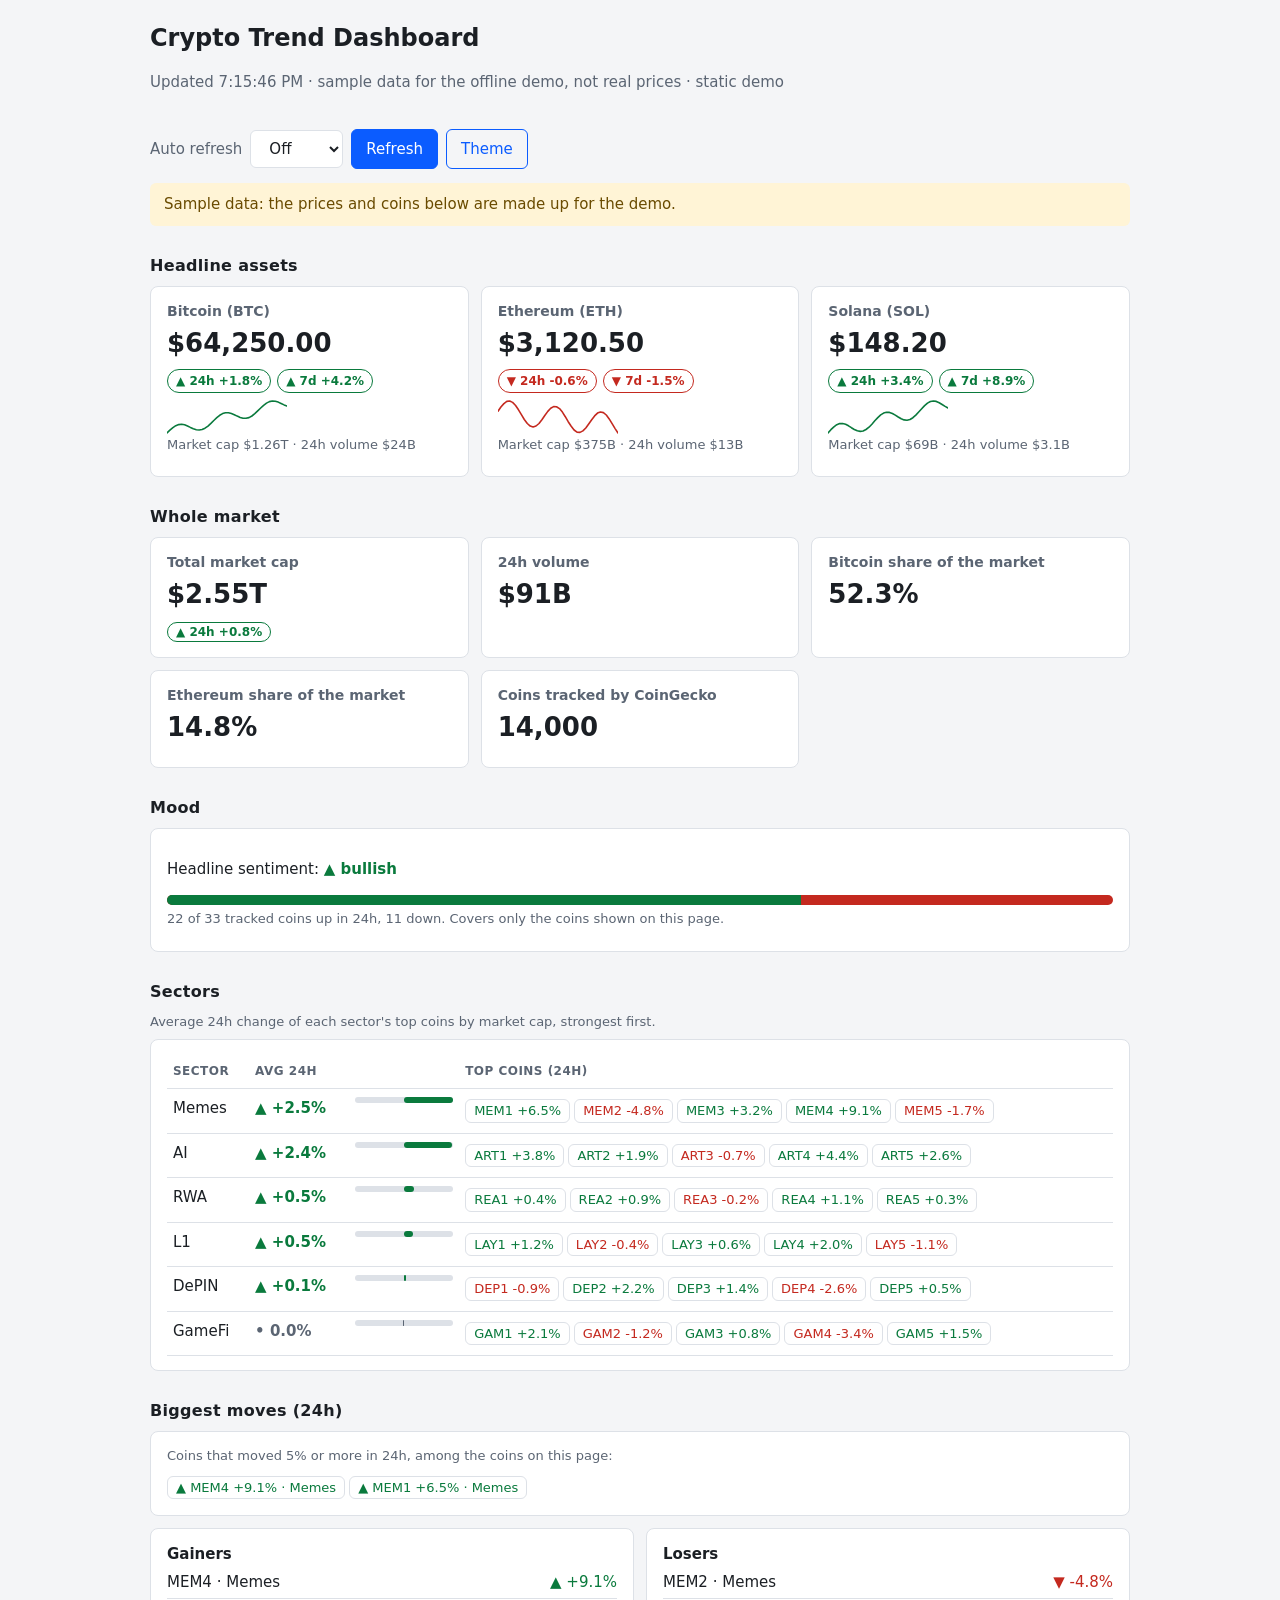
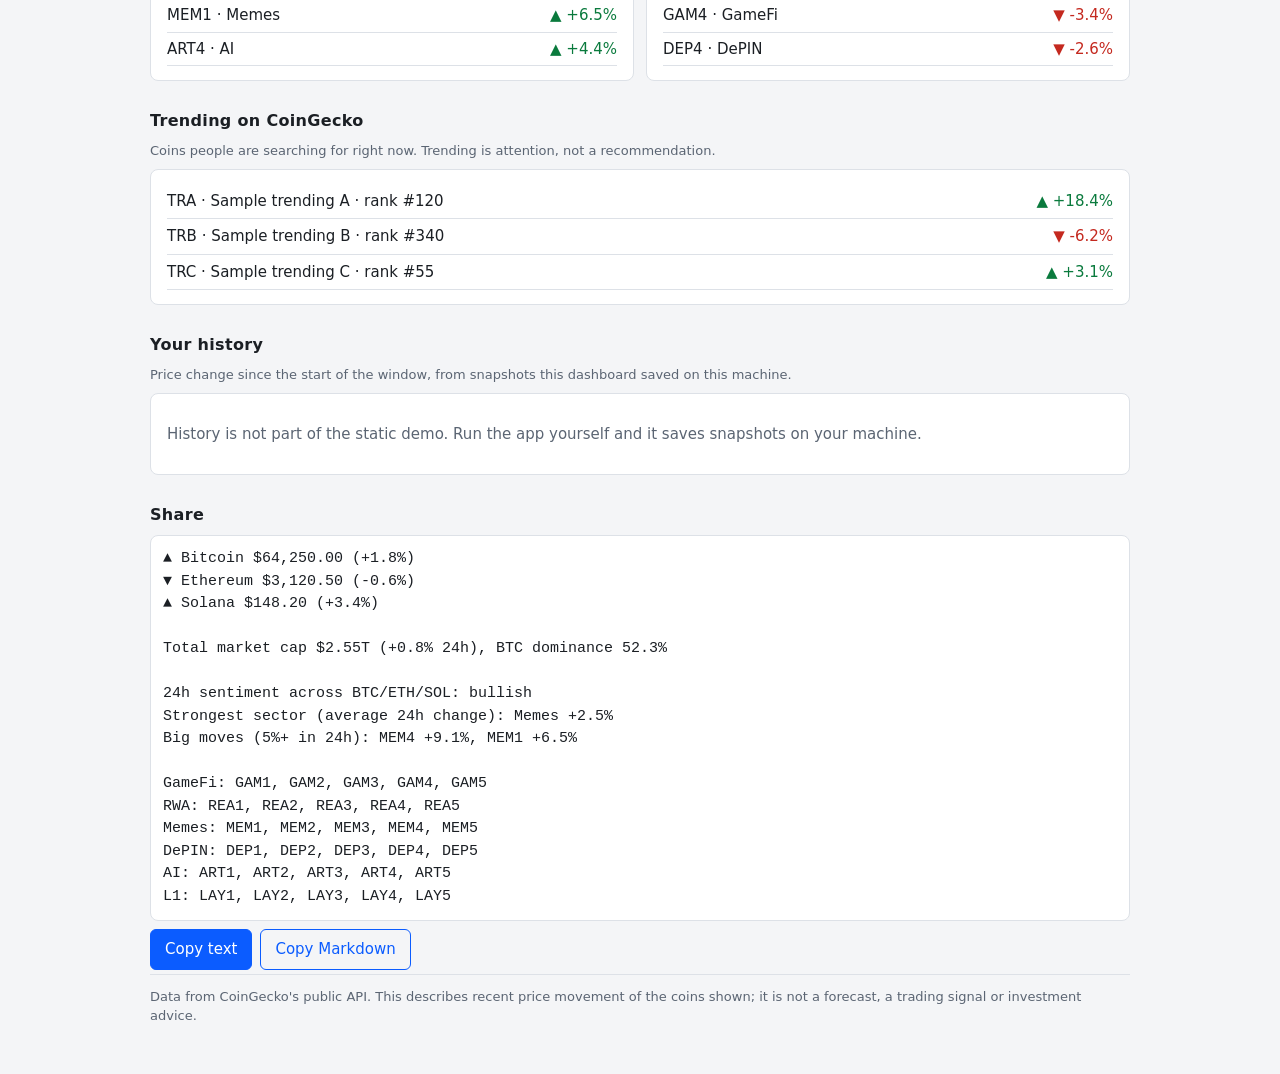
<file: docs/index.html>
<!DOCTYPE html>
<html lang="en">
<head>
<meta charset="UTF-8">
<meta name="viewport" content="width=device-width, initial-scale=1.0">
<title>Crypto Trend Dashboard</title>
<link rel="stylesheet" href="static/style.css">
</head>
<body data-demo="true">
<main>
  <header class="top">
    <div>
      <h1>Crypto Trend Dashboard</h1>
      <p id="status" class="muted" role="status" aria-live="polite">Loading…</p>
    </div>
    <div class="controls">
      <label class="muted" for="auto">Auto refresh</label>
      <select id="auto">
        <option value="0">Off</option>
        <option value="60">1 min</option>
        <option value="300">5 min</option>
      </select>
      <button id="refresh" type="button">Refresh</button>
      <button id="theme" type="button" class="ghost" aria-label="Switch between light and dark theme">Theme</button>
    </div>
  </header>

  <p id="banner" class="banner" role="alert" hidden></p>

  <section aria-labelledby="h-headline">
    <h2 id="h-headline">Headline assets</h2>
    <div id="headline" class="cards"></div>
  </section>

  <section aria-labelledby="h-overview">
    <h2 id="h-overview">Whole market</h2>
    <div id="overview" class="cards"></div>
  </section>

  <section aria-labelledby="h-mood">
    <h2 id="h-mood">Mood</h2>
    <div id="mood" class="panel"></div>
  </section>

  <section aria-labelledby="h-sectors">
    <h2 id="h-sectors">Sectors</h2>
    <p class="muted small">Average 24h change of each sector's top coins by market cap, strongest first.</p>
    <div id="sectors" class="panel"></div>
  </section>

  <section aria-labelledby="h-movers">
    <h2 id="h-movers">Biggest moves (24h)</h2>
    <div id="alerts" class="panel"></div>
    <div id="movers" class="two"></div>
  </section>

  <section aria-labelledby="h-trending">
    <h2 id="h-trending">Trending on CoinGecko</h2>
    <p class="muted small">Coins people are searching for right now. Trending is attention, not a recommendation.</p>
    <div id="trending" class="panel"></div>
  </section>

  <section aria-labelledby="h-history">
    <h2 id="h-history">Your history</h2>
    <p class="muted small">Price change since the start of the window, from snapshots this dashboard saved on this machine.</p>
    <div id="history" class="panel"></div>
  </section>

  <section aria-labelledby="h-post">
    <h2 id="h-post">Share</h2>
    <pre id="post" tabindex="0">Loading…</pre>
    <div class="controls">
      <button id="copy-text" type="button">Copy text</button>
      <button id="copy-md" type="button" class="ghost">Copy Markdown</button>
      <a id="csv" class="button ghost" href="/api/summary.csv" download>Download CSV</a>
      <span id="copied" class="muted" role="status" aria-live="polite"></span>
    </div>
  </section>

  <footer class="muted small">
    Data from CoinGecko's public API. This describes recent price movement of the coins shown; it is not a forecast, a trading signal or investment advice.
  </footer>
</main>
<script src="static/app.js"></script>
</body>
</html>
</file>
<file: docs/static/style.css>
:root {
  --bg: #f4f5f7; --panel: #fff; --fg: #1b1f24; --muted: #5b6573; --line: #dde1e7;
  --accent: #0b5cff; --on-accent: #fff; --up: #0a7a3d; --down: #c4291f; --warn-bg: #fff4d6; --warn-fg: #6a4b00;
}
@media (prefers-color-scheme: dark) {
  :root:not([data-theme="light"]) {
    --bg: #0e1116; --panel: #171b22; --fg: #e6e9ee; --muted: #9aa4b2; --line: #2a303a;
    --accent: #6ea0ff; --on-accent: #0b1220; --up: #4cc77f; --down: #ff7b72; --warn-bg: #3a2f10; --warn-fg: #ffd98a;
  }
}
:root[data-theme="dark"] {
  --bg: #0e1116; --panel: #171b22; --fg: #e6e9ee; --muted: #9aa4b2; --line: #2a303a;
  --accent: #6ea0ff; --on-accent: #0b1220; --up: #4cc77f; --down: #ff7b72; --warn-bg: #3a2f10; --warn-fg: #ffd98a;
}
* { box-sizing: border-box; }
body { margin: 0; padding: 20px 16px 40px; background: var(--bg); color: var(--fg); font: 15px/1.5 system-ui, -apple-system, "Segoe UI", sans-serif; }
main { max-width: 980px; margin: 0 auto; }
h1 { margin: 0; font-size: 24px; }
h2 { margin: 28px 0 8px; font-size: 16px; letter-spacing: .02em; }
.muted { color: var(--muted); } .small { font-size: 13px; margin: 0 0 8px; }
.top { display: flex; flex-wrap: wrap; gap: 12px; justify-content: space-between; align-items: flex-end; }
.controls { display: flex; flex-wrap: wrap; align-items: center; gap: 8px; margin-top: 8px; }
button, .button, select { font: inherit; padding: 8px 14px; border-radius: 6px; border: 1px solid var(--accent); background: var(--accent); color: var(--on-accent); cursor: pointer; text-decoration: none; }
select { background: var(--panel); color: var(--fg); border-color: var(--line); }
button.ghost, .button.ghost { background: transparent; color: var(--accent); }
button:focus-visible, .button:focus-visible, select:focus-visible, pre:focus-visible { outline: 3px solid var(--accent); outline-offset: 2px; }
.banner { background: var(--warn-bg); color: var(--warn-fg); padding: 10px 14px; border-radius: 6px; margin: 14px 0 0; }
.panel, .card { background: var(--panel); border: 1px solid var(--line); border-radius: 8px; padding: 14px 16px; }
.cards { display: grid; grid-template-columns: repeat(auto-fit, minmax(260px, 1fr)); gap: 12px; }
.card h3 { margin: 0; font-size: 14px; color: var(--muted); font-weight: 600; }
.price { font-size: 26px; font-weight: 700; margin: 2px 0 6px; font-variant-numeric: tabular-nums; }
.badges { display: flex; gap: 6px; flex-wrap: wrap; margin-bottom: 6px; }
.badge { font-size: 12px; font-weight: 600; padding: 2px 8px; border-radius: 999px; border: 1px solid currentColor; font-variant-numeric: tabular-nums; }
.up { color: var(--up); } .down { color: var(--down); } .flat { color: var(--muted); }
svg { display: block; max-width: 100%; }
.spark path { fill: none; stroke: currentColor; stroke-width: 1.6; stroke-linejoin: round; stroke-linecap: round; }
.meter { height: 10px; border-radius: 5px; background: var(--down); overflow: hidden; margin: 8px 0 4px; }
.meter span { display: block; height: 100%; background: var(--up); }
.chip { display: inline-block; margin: 2px 4px 2px 0; padding: 1px 8px; border-radius: 6px; border: 1px solid var(--line); font-size: 13px; font-variant-numeric: tabular-nums; }
table { width: 100%; border-collapse: collapse; }
th, td { text-align: left; padding: 8px 6px; border-bottom: 1px solid var(--line); vertical-align: top; }
th { font-size: 12px; color: var(--muted); font-weight: 600; text-transform: uppercase; letter-spacing: .04em; }
td.num { white-space: nowrap; font-variant-numeric: tabular-nums; font-weight: 600; }
.bar { height: 6px; background: var(--line); border-radius: 3px; position: relative; min-width: 80px; }
.bar span { position: absolute; top: 0; bottom: 0; border-radius: 3px; background: currentColor; }
.two { display: grid; grid-template-columns: repeat(auto-fit, minmax(260px, 1fr)); gap: 12px; }
.two ul { list-style: none; margin: 0; padding: 0; }
.two li { display: flex; justify-content: space-between; padding: 5px 0; border-bottom: 1px solid var(--line); }
section > .controls { margin-bottom: 4px; }
pre { background: var(--panel); border: 1px solid var(--line); padding: 12px; border-radius: 8px; white-space: pre-wrap; min-height: 6em; margin: 0 0 8px; }
footer { margin-top: 32px; padding-top: 12px; border-top: 1px solid var(--line); }
.legend { display: flex; gap: 14px; flex-wrap: wrap; font-size: 13px; margin-top: 6px; }
.legend span::before { content: ""; display: inline-block; width: 14px; height: 3px; margin-right: 6px; vertical-align: middle; background: currentColor; }
@media (max-width: 560px) { .price { font-size: 22px; } th:nth-child(3), td:nth-child(3) { display: none; } }
ul.plain { list-style: none; margin: 0; padding: 0; }
ul.plain li { display: flex; justify-content: space-between; gap: 12px; padding: 6px 0; border-bottom: 1px solid var(--line); }
#alerts { margin-bottom: 12px; }
</file>
